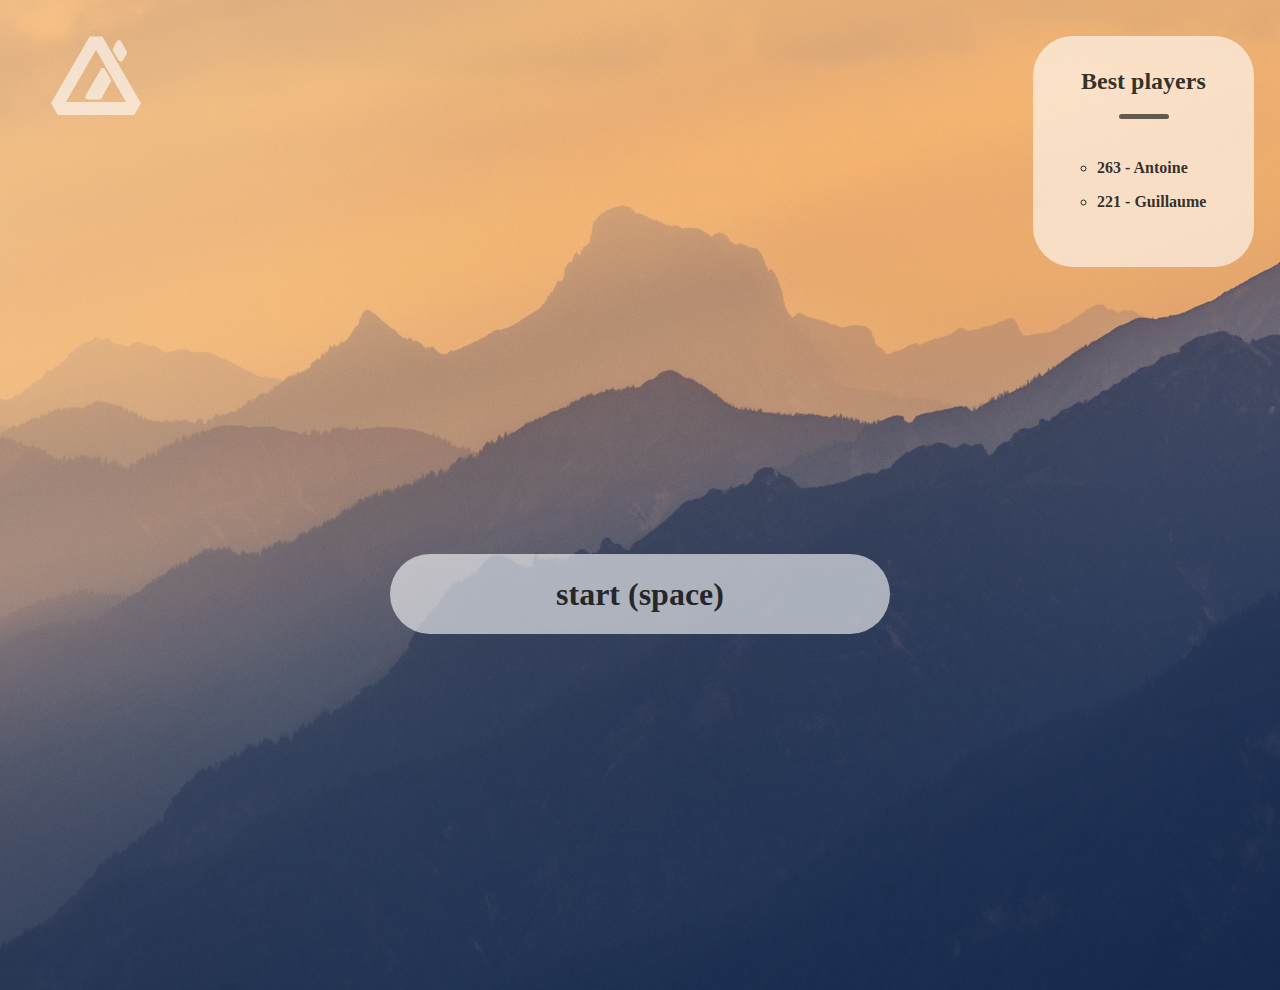
<file: index.html>
<!DOCTYPE html>
<html lang="en">

<head>
    <meta charset="UTF-8">
    <meta name="viewport" content="width=device-width, initial-scale=1.0">
    <title>LetterFall</title>
    <link rel="stylesheet" href="style.css">
</head>

<body>
    <img class="fond" src="marek-piwnicki-geC1KN701Lw-unsplash.jpg" alt="">
    <a class="logo" href="https://antoinefavereau.fr">
        <svg width="90" height="80" viewBox="0 0 100 88" fill="none" xmlns="http://www.w3.org/2000/svg">
            <g>
                <path d="M57.0532 0H42.9431L0 74.1673L7.66775 87.4438H92.3286L100.002 74.1562L57.0532 0ZM16.5794 72.9642L49.9981 15.0384L83.4169 72.9642H16.5794Z" fill="currentcolor" />
                <path d="M40.5406 69.9807C39.267 69.9807 37.1691 67.7918 38.3127 65.911L55.2078 36.7755C56.409 34.7332 58.9042 34.6738 60.0182 36.7755L66.3306 47.5344C66.618 48.0076 66.7699 48.5506 66.7699 49.1042C66.7699 49.6578 66.618 50.2008 66.3306 50.6739L55.5624 69.4256C55.3247 69.7542 54.337 69.9937 53.5535 69.9826L40.5406 69.9807Z" fill="currentcolor" />
                <path d="M73.2316 5.38783C74.0188 3.87656 76.8687 3.79302 77.6875 5.38783L84.1336 16.5033C84.3568 16.9185 84.4737 17.3825 84.4737 17.8539C84.4737 18.3254 84.3568 18.7894 84.1336 19.2046L79.6072 27.097C78.8478 28.2592 76.1223 28.1868 75.4113 27.097L68.7275 15.5546C68.3729 14.9307 68.3562 13.9505 68.7275 13.3508L73.2316 5.38783Z" fill="currentcolor" />
            </g>
        </svg>
    </a>
    <div class="horizontal_bar start">
        <span class="start_text">start (space)</span>
    </div>
    <div class="game"></div>
    <span class="game_score">0</span>
    <div class="score_list">
        <h2 class="title">Best players</h2>
        <ul class="list">
            <li><span class="score">263</span> - <span class="pseudo">Antoine</span></li>
            <li><span class="score">221</span> - <span class="pseudo">Guillaume</span></li>
        </ul>
    </div>

    <script src="script.js"></script>
</body>

</html>
</file>
<file: style.css>
body {
    padding: 0;
    margin: 0;
    width: 100dvw;
    width: 100vw;
    height: 100dvh;
    height: 100vh;
    overflow: hidden;
}

img.fond {
    position: absolute;
    left: 50%;
    top: 50%;
    transform: translate(-50%, -50%) scale(1.2);
    width: 100%;
    height: 100%;
    object-fit: cover;
    object-position: center center;
    pointer-events: none;
    user-select: none;
}

body.play img.fond {
    animation: fond_in 1s ease-in-out forwards;
}

@keyframes fond_in {
    to {
        transform: translate(-50%, -50%);
    }
}

.logo {
    transition: all .2s ease-in-out;
    position: absolute;
    top: 4%;
    left: 4%;
    color: rgba(255, 255, 255, .6);
}

.logo:hover {
    color: rgba(255, 255, 255, .8);
}



/* horizontal_bar */

.horizontal_bar {
    transition: all .6s ease-in-out;
    position: absolute;
    left: 45%;
    top: 75%;
    transform: translate(-50%, -50%);
    width: 60%;
    height: 8px;
    background-color: rgba(255, 255, 255, .6);
    outline: solid 0px rgba(255, 255, 255, .4);
    border-radius: 40px;
    display: flex;
    justify-content: center;
    align-items: center;
}

body:not(.play) .horizontal_bar {
    left: 50%;
    top: 66%;
    width: 500px;
    height: 80px;
    cursor: pointer;
    user-select: none;
}

body:not(.play) .horizontal_bar:hover {
    animation: horizontal_bar_hover .6s ease-out forwards;
}

@keyframes horizontal_bar_hover {
    to {
        outline-width: 50px;
        outline-color: rgba(255, 255, 255, 0);
    }
}

.horizontal_bar .start_text {
    transition: all .3s ease-in-out;
    font-size: 32px;
    font-weight: bold;
    color: rgba(0, 0, 0, .8);
    user-select: none;
}

body.play .horizontal_bar .start_text {
    opacity: 0;
}



/* game */

.game {
    position: absolute;
    left: 45%;
    top: 0;
    transform: translateX(-50%);
    width: 60%;
    height: calc(100% - 48px);
    pointer-events: none;
    user-select: none;
}

.game span.letter {
    position: absolute;
    top: 0;
    font-size: 48px;
    font-weight: bold;
    color: rgba(255, 255, 255, .8);
}



/* score */

span.game_score {
    transition: all 1s .5s ease-in-out;
    position: absolute;
    top: 10%;
    left: 45%;
    transform: translateX(-50%);
    font-size: 10rem;
    font-weight: bold;
    color: rgba(255, 255, 255, .2);
}

body:not(.play) span.game_score {
    opacity: 0;
}



/* score_list */

.score_list {
    position: absolute;
    top: 4%;
    right: 2%;
    background-color: rgba(255, 255, 255, .6);
    border-radius: 40px;
    padding: 2rem 3rem;
    display: flex;
    flex-direction: column;
    justify-content: center;
}

.score_list .title {
    position: relative;
    padding-bottom: 1.5rem;
    margin: 0;
    margin-bottom: 1rem;
    font-size: 24px;
    font-weight: bold;
    color: rgba(0, 0, 0, .8);
}

.score_list .title::after {
    content: "";
    position: absolute;
    width: 50px;
    height: 5px;
    left: 50%;
    bottom: 0;
    transform: translateX(-50%);
    background-color: rgba(0, 0, 0, .6);
    border-radius: 10px;
}

.score_list .list {
    padding-left: 1rem;
    list-style: circle;
}

.score_list .list li {
    padding: .5rem 0;
    font-weight: 600;
    color: rgba(0, 0, 0, .8);
}
</file>
